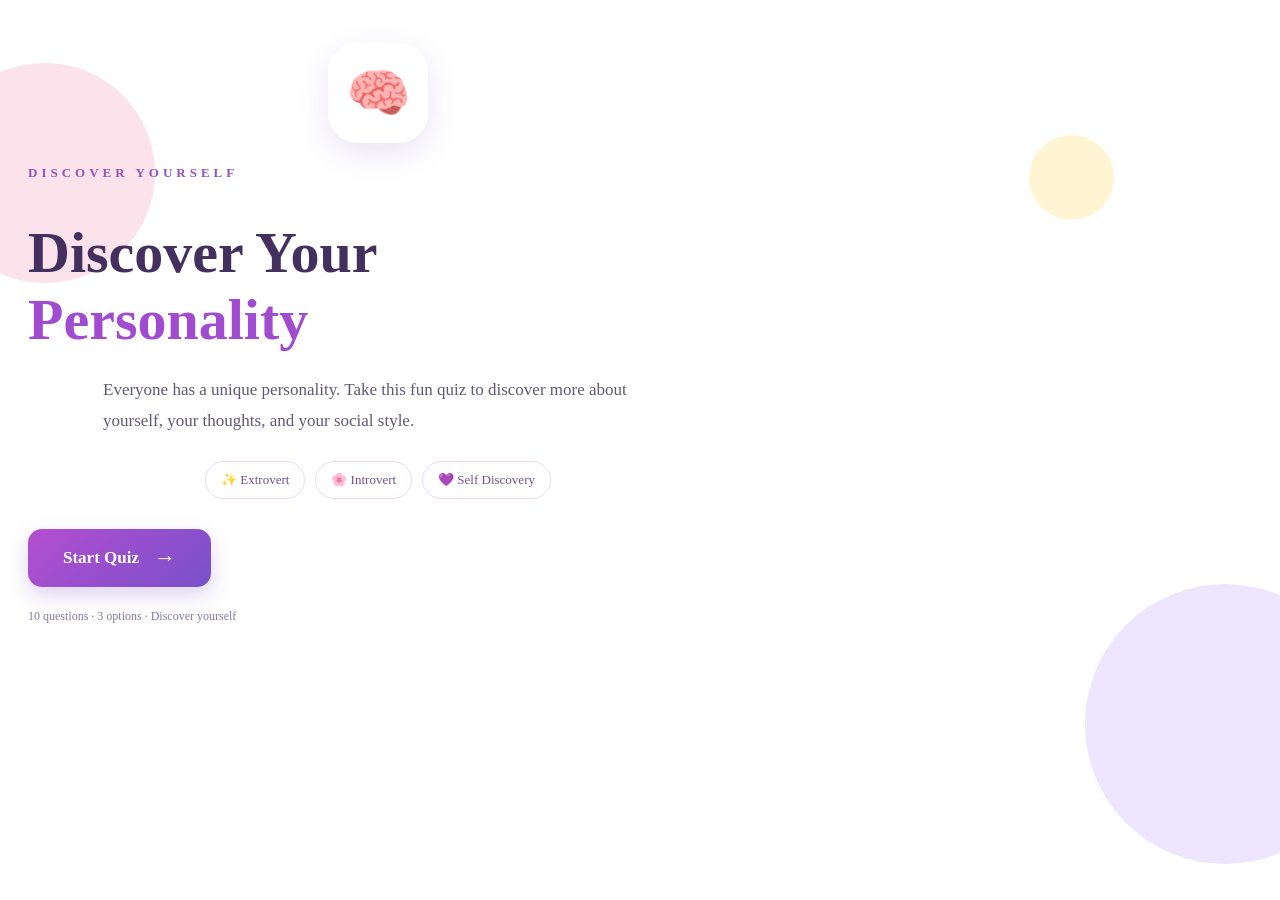
<file: index.html>
<!DOCTYPE html>
<html lang="en">
<head>
 <!-- Google tag (gtag.js) -->
<script async src="https://www.googletagmanager.com/gtag/js?id=G-24P4K3NX6C"></script>
<script>
  window.dataLayer = window.dataLayer || [];
  function gtag(){dataLayer.push(arguments);}
  gtag('js', new Date());

  gtag('config', 'G-24P4K3NX6C');
</script>
    <meta charset="UTF-8">
    <meta name="viewport" content="width=device-width, initial-scale=1.0">
    <title>personality</title>
    <link rel="stylesheet" href="style.css">
</head>
<body>
  <!-- <header>
        <h1>PERSONALITY QUIZ</h1>
    </header>
    <main>
        <div>
            <h2>discover your personality</h2>
            <h3>take this fun quiz and discover more about your personality</h3>
            <a href="rules.html">
            <button>Start Quiz</button>
            </a>
        </div>
    </main>-->
    
</body>
</html> 

<!-- Personality Quiz Hero Section -->
<main class="hero-section">

    <div class="graphic graphic-one"></div>
    <div class="graphic graphic-two"></div>
    <div class="graphic graphic-three"></div>

    <div class="hero-content">

        <div class="personality-icon">
            🧠
        </div>

        <p class="welcome-text">
            DISCOVER YOURSELF
        </p>

        <h1>
            Discover Your
            <span>Personality</span>
        </h1>

        <p class="hero-description">
            Everyone has a unique personality.
            Take this fun quiz to discover more about yourself,
            your thoughts, and your social style.
        </p>

        <div class="personality-tags">
            <span>✨ Extrovert</span>
            <span>🌸 Introvert</span>
            <span>💜 Self Discovery</span>
        </div>

        <a href="rules.html" class="start-btn">
            Start Quiz <span>→</span>
        </a>

        <p class="small-text">
            10 questions · 3 options · Discover yourself
        </p>

    </div>

</main>
</file>
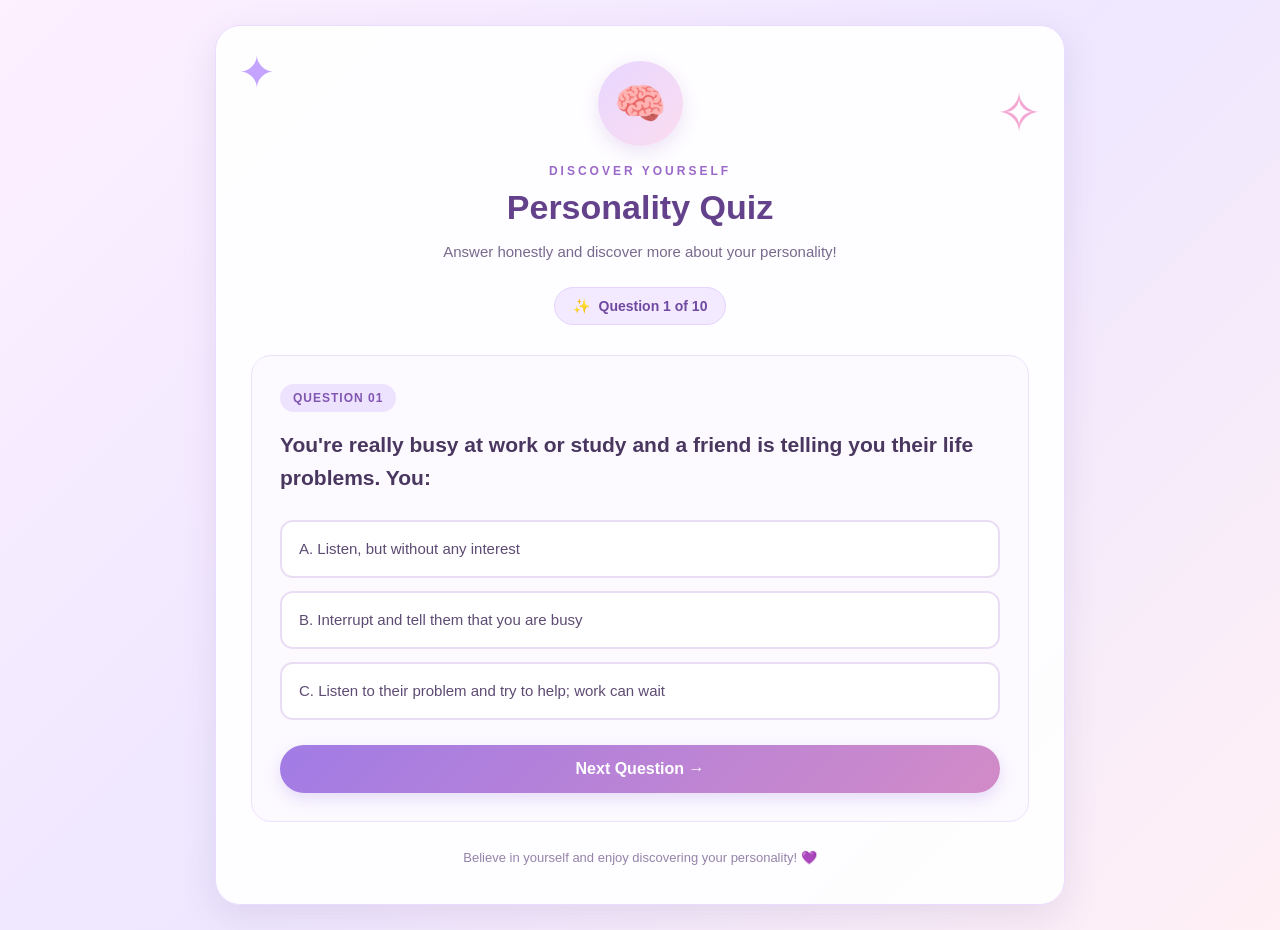
<file: quiz.html>
<!DOCTYPE html>
<html lang="en">

<head>
    <!-- Google tag (gtag.js) -->
<script async src="https://www.googletagmanager.com/gtag/js?id=G-24P4K3NX6C"></script>
<script>
  window.dataLayer = window.dataLayer || [];
  function gtag(){dataLayer.push(arguments);}
  gtag('js', new Date());

  gtag('config', 'G-24P4K3NX6C');
</script>
    <meta charset="UTF-8">
    <meta name="viewport" content="width=device-width, initial-scale=1.0">

    <title>Personality Quiz</title>

    <link rel="stylesheet" href="quiz.css">
</head>

<body>

    <main class="quiz-container">

        <!-- Decorative Graphics -->
        <div class="quiz-decoration decoration-one">✦</div>
        <div class="quiz-decoration decoration-two">✧</div>

        <!-- Quiz Header -->
        <header class="quiz-header">

            <div class="quiz-icon">🧠</div>

            <p class="quiz-subtitle">DISCOVER YOURSELF</p>

            <h1>Personality Quiz</h1>

            <p class="quiz-description">
                Answer honestly and discover more about your personality!
            </p>

            <div class="quiz-progress">
                <span>✨</span>
                <span id="questionProgress">Question 1 of 10</span>
            </div>

        </header>

        <!-- Question 1 -->
        <section class="question-box">

            <p class="question-number">QUESTION 01</p>

            <h2>
                You're really busy at work or study and a friend is telling
                you their life problems. You:
            </h2>

            <div class="options">
                <button type="button" class="option" onclick="selectOption(this)">
                    A. Listen, but without any interest
                </button>

                <button type="button" class="option" onclick="selectOption(this)">
                    B. Interrupt and tell them that you are busy
                </button>

                <button type="button" class="option" onclick="selectOption(this)">
                    C. Listen to their problem and try to help; work can wait
                </button>
            </div>

            <button type="button" class="next-btn" onclick="nextQuestion()">
                Next Question →
            </button>

        </section>

        <!-- Question 2 -->
        <section class="question-box">

            <p class="question-number">QUESTION 02</p>

            <h2>
                People describe you as thoughtful, reserved and soft-spoken:
            </h2>

            <div class="options">
                <button type="button" class="option" onclick="selectOption(this)">
                    A. Always, because you're very quiet
                </button>

                <button type="button" class="option" onclick="selectOption(this)">
                    B. Sometimes, because you're talkative with your close ones
                </button>

                <button type="button" class="option" onclick="selectOption(this)">
                    C. Never, because you're very talkative
                </button>
            </div>

            <button type="button" class="next-btn" onclick="nextQuestion()">
                Next Question →
            </button>

        </section>

        <!-- Question 3 -->
        <section class="question-box">

            <p class="question-number">QUESTION 03</p>

            <h2>How do you prefer to communicate?</h2>

            <div class="options">
                <button type="button" class="option" onclick="selectOption(this)">
                    A. Text messages
                </button>

                <button type="button" class="option" onclick="selectOption(this)">
                    B. Video call
                </button>

                <button type="button" class="option" onclick="selectOption(this)">
                    C. Voice call
                </button>
            </div>

            <button type="button" class="next-btn" onclick="nextQuestion()">
                Next Question →
            </button>

        </section>

        <!-- Question 4 -->
        <section class="question-box">

            <p class="question-number">QUESTION 04</p>

            <h2>What do you do at a social event?</h2>

            <div class="options">
                <button type="button" class="option" onclick="selectOption(this)">
                    A. Try to leave or escape
                </button>

                <button type="button" class="option" onclick="selectOption(this)">
                    B. Try to find your close friends
                </button>

                <button type="button" class="option" onclick="selectOption(this)">
                    C. Go and meet new people
                </button>
            </div>

            <button type="button" class="next-btn" onclick="nextQuestion()">
                Next Question →
            </button>

        </section>

        <!-- Question 5 -->
        <section class="question-box">

            <p class="question-number">QUESTION 05</p>

            <h2>
                When you're dealing with a personal problem, you prefer to:
            </h2>

            <div class="options">
                <button type="button" class="option" onclick="selectOption(this)">
                    A. Solve it by your own
                </button>

                <button type="button" class="option" onclick="selectOption(this)">
                    B. Share with people and ask for help
                </button>

                <button type="button" class="option" onclick="selectOption(this)">
                    C. Share with close friends
                </button>
            </div>

            <button type="button" class="next-btn" onclick="nextQuestion()">
                Next Question →
            </button>

        </section>

        <!-- Question 6 -->
        <section class="question-box">

            <p class="question-number">QUESTION 06</p>

            <h2>
                In your family or group, the discussion moves to a subject
                about which you know nothing at all. What would you do?
            </h2>

            <div class="options">
                <button type="button" class="option" onclick="selectOption(this)">
                    A. Listen quietly to show people that you know
                </button>

                <button type="button" class="option" onclick="selectOption(this)">
                    B. Ask questions to know more about the topic
                </button>

                <button type="button" class="option" onclick="selectOption(this)">
                    C. Don't want to be a part of the discussion
                </button>
            </div>

            <button type="button" class="next-btn" onclick="nextQuestion()">
                Next Question →
            </button>

        </section>

        <!-- Question 7 -->
        <section class="question-box">

            <p class="question-number">QUESTION 07</p>

            <h2>
                Even a small mistake can cause you to doubt your overall
                abilities and knowledge.
            </h2>

            <div class="options">
                <button type="button" class="option" onclick="selectOption(this)">
                    A. Sometimes
                </button>

                <button type="button" class="option" onclick="selectOption(this)">
                    B. Always
                </button>

                <button type="button" class="option" onclick="selectOption(this)">
                    C. Never
                </button>
            </div>

            <button type="button" class="next-btn" onclick="nextQuestion()">
                Next Question →
            </button>

        </section>

        <!-- Question 8 -->
        <section class="question-box">

            <p class="question-number">QUESTION 08</p>

            <h2>
                How do you feel when you come back from a shopping mall
                without buying anything?
            </h2>

            <div class="options">
                <button type="button" class="option" onclick="selectOption(this)">
                    A. Come out with full confidence
                </button>

                <button type="button" class="option" onclick="selectOption(this)">
                    B. Buy something you don't really need
                </button>

                <button type="button" class="option" onclick="selectOption(this)">
                    C. Feel a little shy
                </button>
            </div>

            <button type="button" class="next-btn" onclick="nextQuestion()">
                Next Question →
            </button>

        </section>

        <!-- Question 9 -->
        <section class="question-box">

            <p class="question-number">QUESTION 09</p>

            <h2>You avoid leadership roles in groups.</h2>

            <div class="options">
                <button type="button" class="option" onclick="selectOption(this)">
                    A. Sometimes
                </button>

                <button type="button" class="option" onclick="selectOption(this)">
                    B. Never
                </button>

                <button type="button" class="option" onclick="selectOption(this)">
                    C. Always
                </button>
            </div>

            <button type="button" class="next-btn" onclick="nextQuestion()">
                Next Question →
            </button>

        </section>

        <!-- Question 10 -->
        <section class="question-box">

            <p class="question-number">QUESTION 10</p>

            <h2>How do you feel when people give you attention?</h2>

            <div class="options">
                <button type="button" class="option" onclick="selectOption(this)">
                    A. You feel nervous
                </button>

                <button type="button" class="option" onclick="selectOption(this)">
                    B. You feel good and want more attention
                </button>

                <button type="button" class="option" onclick="selectOption(this)">
                    C. You feel confident
                </button>
            </div>

            <button type="button" class="next-btn" id="checkResult">
                Submit Quiz ✨
            </button>

        </section>

        <!-- Footer -->
        <footer class="quiz-footer">
            Believe in yourself and enjoy discovering your personality! 💜
        </footer>

    </main>

    <script src="quiz.js"></script>

</body>
</html>
</file>
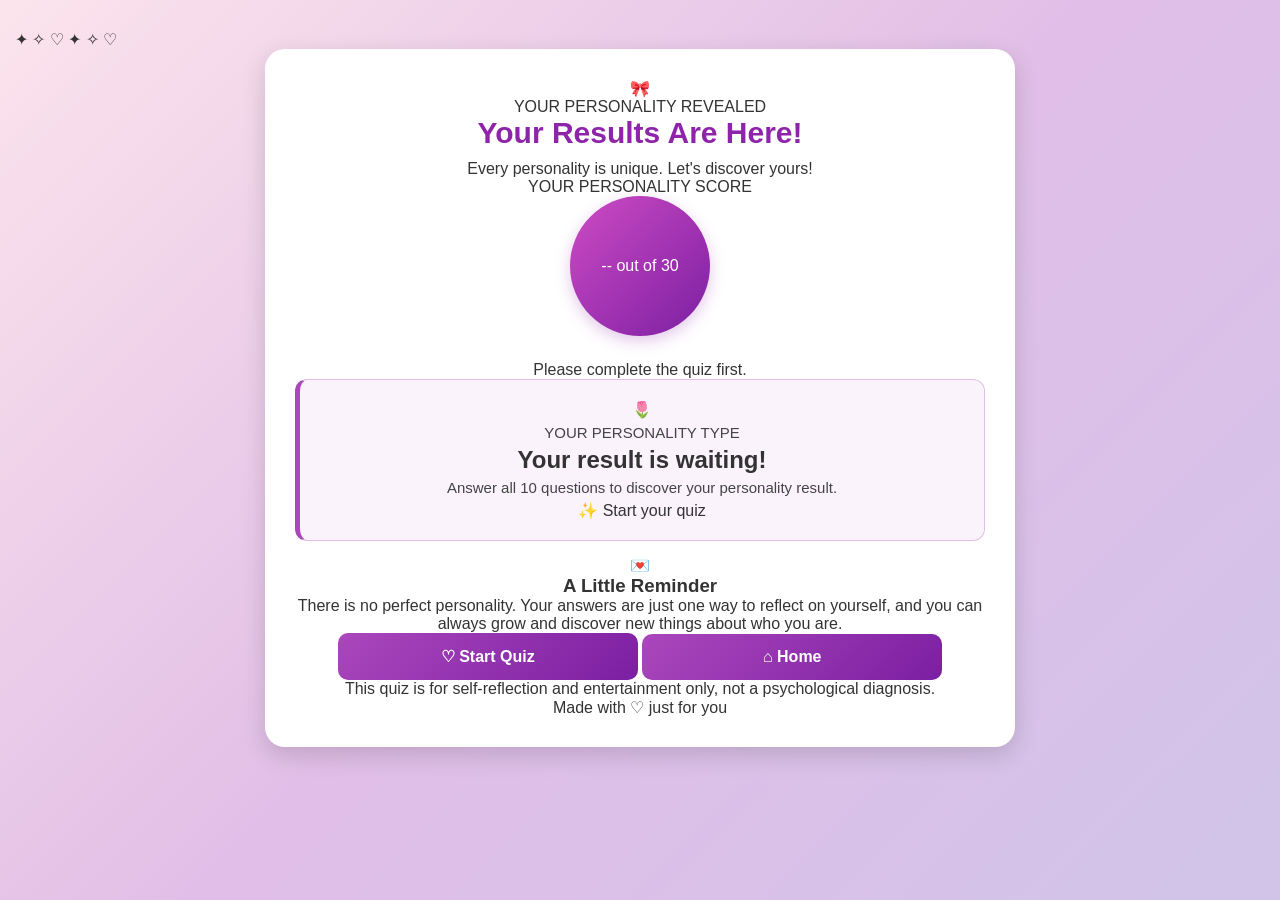
<file: result.html>
<!DOCTYPE html>
<html lang="en">
<head>
    <!-- Google tag (gtag.js) -->
<script async src="https://www.googletagmanager.com/gtag/js?id=G-24P4K3NX6C"></script>
<script>
  window.dataLayer = window.dataLayer || [];
  function gtag(){dataLayer.push(arguments);}
  gtag('js', new Date());

  gtag('config', 'G-24P4K3NX6C');
</script>
    <meta charset="UTF-8">
    <meta name="viewport" content="width=device-width, initial-scale=1.0">

    <title>Your Personality Result</title>

    <link rel="stylesheet" href="result.css">
</head>
<body>

    <div class="floating-stars" aria-hidden="true">
        <span>✦</span>
        <span>✧</span>
        <span>♡</span>
        <span>✦</span>
        <span>✧</span>
        <span>♡</span>
    </div>

    <main class="result-container">

        <header class="result-header">
            <div class="result-icon">🎀</div>

            <p class="eyebrow">YOUR PERSONALITY REVEALED</p>

            <h1>Your Results Are Here!</h1>

            <p class="intro">
                Every personality is unique. Let's discover yours!
            </p>
        </header>

        <section class="score-card">
            <p class="card-label">YOUR PERSONALITY SCORE</p>

            <div class="score-circle" id="scoreCircle">
                <div class="score-inner">
                    <span id="scoreValue">--</span>
                    <span class="score-total">out of 30</span>
                </div>
            </div>

            <p class="score-caption" id="scoreCaption">
                Your result is ready ✨
            </p>
        </section>

        <section class="personality-card">
            <div class="personality-illustration" id="personalityEmoji">
                🌷
            </div>

            <p class="card-label">YOUR PERSONALITY TYPE</p>

            <h2 id="personalityTitle">Discovering your type...</h2>

            <p class="personality-description" id="personalityDescription">
                Your personality result will appear here.
            </p>

            <div class="personality-tag" id="personalityTag">
                ✨ One of a kind
            </div>
        </section>

        <section class="message-card">
            <div class="message-icon">💌</div>

            <h3>A Little Reminder</h3>

            <p>
                There is no perfect personality. Your answers are just
                one way to reflect on yourself, and you can always grow
                and discover new things about who you are.
            </p>
        </section>

        <div class="result-actions">
            <button type="button" id="retakeButton" class="retake-button">
                ↻ Retake Quiz
            </button>

            <button type="button" id="homeButton" class="home-button">
                ⌂ Home
            </button>
        </div>

        <p class="disclaimer">
            This quiz is for self-reflection and entertainment only,
            not a psychological diagnosis.
        </p>

        <footer class="result-footer">
            Made with ♡ just for you
        </footer>

    </main>

    <script src="result.js"></script>
</body>
</html>
</file>
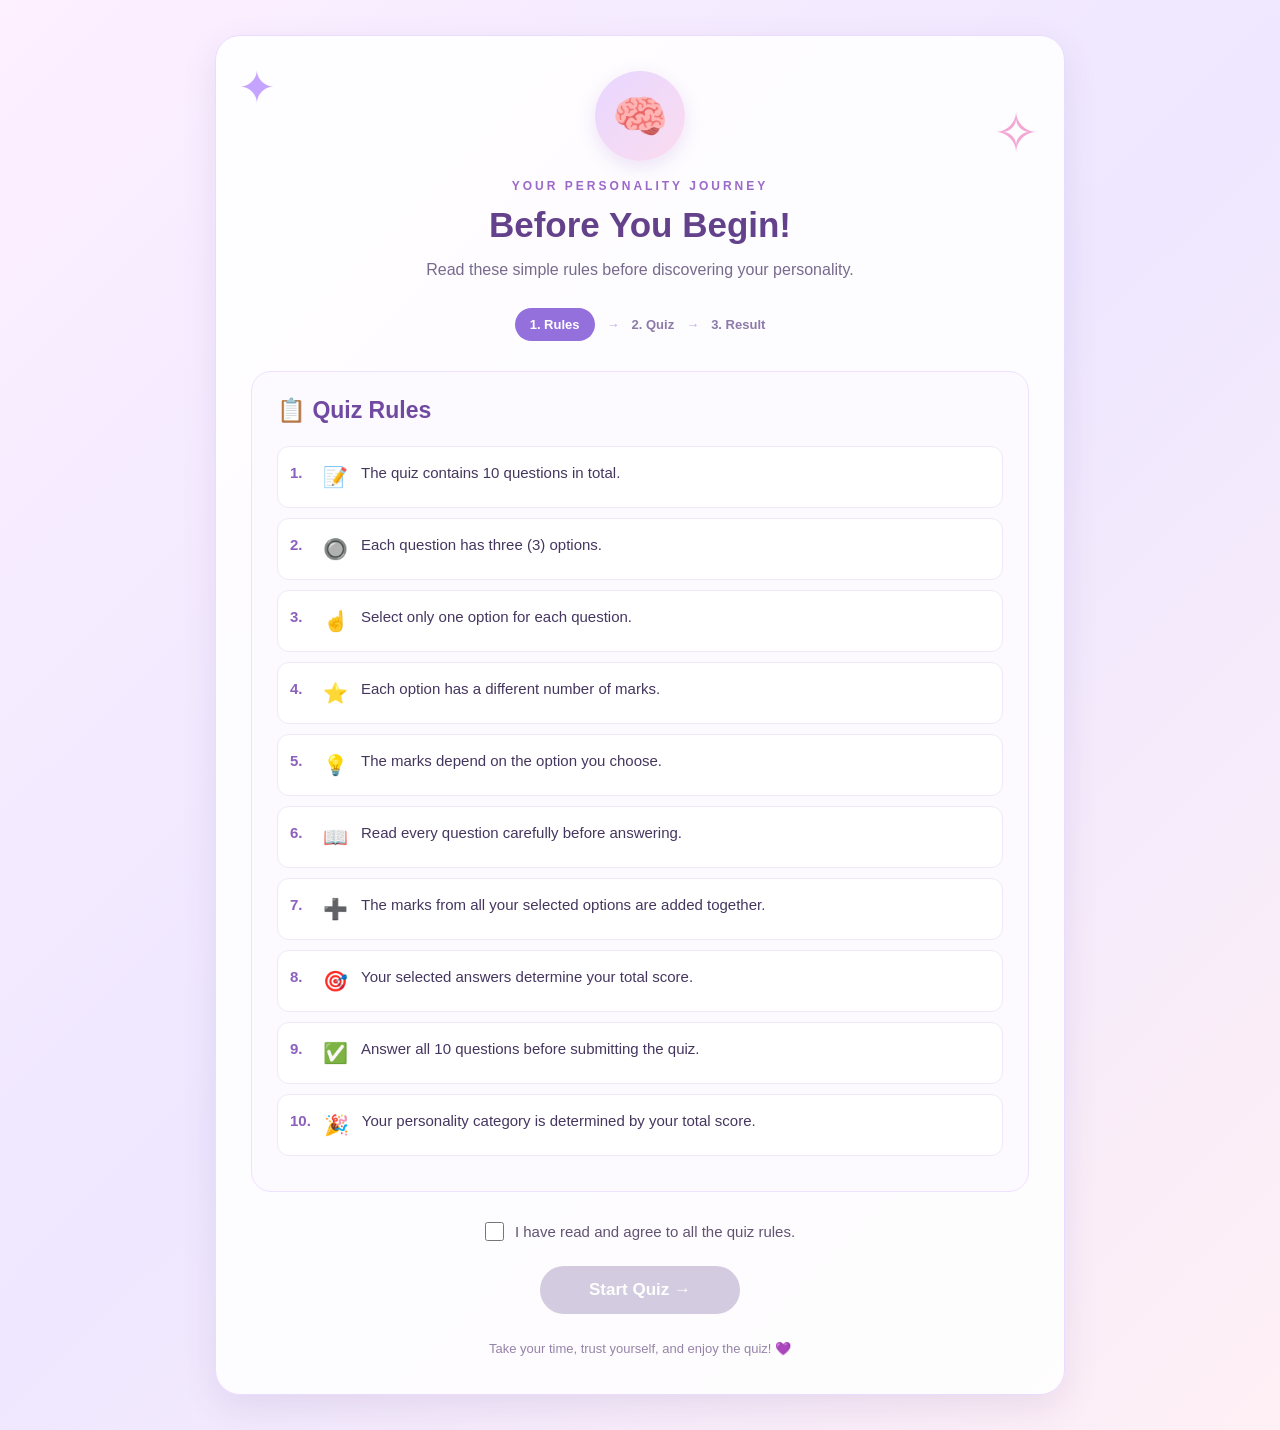
<file: rules.html>
<!DOCTYPE html>
<html lang="en">

<head>
    <!-- Google tag (gtag.js) -->
<script async src="https://www.googletagmanager.com/gtag/js?id=G-24P4K3NX6C"></script>
<script>
  window.dataLayer = window.dataLayer || [];
  function gtag(){dataLayer.push(arguments);}
  gtag('js', new Date());

  gtag('config', 'G-24P4K3NX6C');
</script>
    <meta charset="UTF-8">
    <meta name="viewport" content="width=device-width, initial-scale=1.0">
    <title>Personality Quiz Rules</title>
    <link rel="stylesheet" href="rules.css">
</head>

<body>

    <main class="rules-container">

        <div class="rules-decoration decoration-one">✦</div>
        <div class="rules-decoration decoration-two">✧</div>

        <header class="rules-header">

            <div class="rules-icon">🧠</div>

            <p class="rules-subtitle">YOUR PERSONALITY JOURNEY</p>

            <h1>Before You Begin!</h1>

            <p class="rules-intro">
                Read these simple rules before discovering your personality.
            </p>

            <div class="quiz-steps">
                <span class="active">1. Rules</span>
                <span class="arrow">→</span>
                <span>2. Quiz</span>
                <span class="arrow">→</span>
                <span>3. Result</span>
            </div>

        </header>

        <section class="rules-card">

            <h2>📋 Quiz Rules</h2>

            <ol class="rules-list">

                <li>
                    <span class="rule-icon">📝</span>
                    <span>The quiz contains 10 questions in total.</span>
                </li>

                <li>
                    <span class="rule-icon">🔘</span>
                    <span>Each question has three (3) options.</span>
                </li>

                <li>
                    <span class="rule-icon">☝️</span>
                    <span>Select only one option for each question.</span>
                </li>

                <li>
                    <span class="rule-icon">⭐</span>
                    <span>Each option has a different number of marks.</span>
                </li>

                <li>
                    <span class="rule-icon">💡</span>
                    <span>The marks depend on the option you choose.</span>
                </li>

                <li>
                    <span class="rule-icon">📖</span>
                    <span>Read every question carefully before answering.</span>
                </li>

                <li>
                    <span class="rule-icon">➕</span>
                    <span>The marks from all your selected options are added together.</span>
                </li>

                <li>
                    <span class="rule-icon">🎯</span>
                    <span>Your selected answers determine your total score.</span>
                </li>

                <li>
                    <span class="rule-icon">✅</span>
                    <span>Answer all 10 questions before submitting the quiz.</span>
                </li>

                <li>
                    <span class="rule-icon">🎉</span>
                    <span>Your personality category is determined by your total score.</span>
                </li>

            </ol>

        </section>

        <div class="agreement">
            <input type="checkbox" id="agreeCheckbox">
            <label for="agreeCheckbox">
                I have read and agree to all the quiz rules.
            </label>
        </div>

        <button type="button" id="nextButton" disabled>
            Start Quiz →
        </button>

        <p id="message" aria-live="polite"></p>

        <footer class="rules-footer">
            Take your time, trust yourself, and enjoy the quiz! 💜
        </footer>

    </main>

    <script src="rules.js"></script>

</body>
</html>
</file>
<file: style.css>
/* body{
    margin:0;
    font-family: Arial,sans-serif;
    text-align:center; */
    /* background-color:rgb(250, 242, 233); */
     background-image: url("https://encrypted-tbn0.gstatic.com/images?q=tbn:ANd9GcQSJ5-xLP8zcDWjT2o3IU_OiIeuKKxxKyUkHop03e04fQ&s=10"); 
    /* background-image: url("https://encrypted-tbn0.gstatic.com/images?q=tbn:ANd9GcRGyK3j7a2DXki2KboUMEppEPijVe7Antf7buky0KV-SA&s=10"); */
    /* background-size: cover;
    background-position: center 0px 0px 0px 0px;
    background-repeat: no-repeat;
    min-height: 10vh;

} */

/* main{

    margin-top: 100px;
} */

/* h2{
    font-family:Verdana, Geneva, Tahoma, sans-serif;
    margin-top:40px;
    font-size:40px;
    color:black;
}

h3{
    font-family:cursive;
    margin:30px;
    font-size:35px;
    color:rgb(41, 0, 0);
} */

/* button{
    font-family:Cambria, Cochin, Georgia, Times, 'Times New Roman', serif;
    padding:12px 25px;
    margin-left:10px;
    margin-top:80px;
    border: 7px solid black;
    font-size:50px;
    cursor:pointer;
    background-color: rgb(205, 241, 161);
}

h1{
    font-size:130px;
    color:black;
    margin-top: 50px;
} */

/* .personality-images{
    height
    margin-left:111px;
    display:flex;
    flex-direction:row;
    align-items:center;
    gap:400px;
}  */

/* .rules{
    text-align: left;
    max-width: 900px;
    margin: auto;
}

.rules h2 {
    text-align:center;
}

.rule li{
    margin-bottom: 10px;
    line-height: 1.5;
} */

/* ===== Personality Quiz Graphics ===== */

.hero-section {
    position: relative;
    min-height: 100vh;
    padding: 60px 20px;
    display: flex;
    justify-content: center;
    align-items: center;
    overflow: hidden;
    isolation: isolate;
    background: linear-gradient(
        135deg,
        #fff0f6,
        #f0e7ff,
        #e7e9ff
    );
    font-family: Arial, sans-serif;
    text-align: center;
}

/* Main content */
.hero-content {
    position: relative;
    z-index: 2;
    width: 100%;
    max-width: 700px;
    padding: 35px 20px;
    animation: fadeIn 1s ease both;
}

/* Brain icon */
.personality-icon {
    width: 100px;
    height: 100px;
    margin: 0 auto 22px;
    display: flex;
    justify-content: center;
    align-items: center;
    border-radius: 30px;
    background: rgba(255, 255, 255, 0.85);
    box-shadow: 0 10px 30px rgba(126, 87, 194, 0.16);
    font-size: 52px;
    animation: floatIcon 3s ease-in-out infinite;
}

/* Small heading */
.welcome-text {
    color: #9552b8;
    font-size: 13px;
    font-weight: bold;
    letter-spacing: 4px;
    margin-bottom: 15px;
}

/* Main heading */
.hero-content h1 {
    color: #44305f;
    font-size: clamp(34px, 6vw, 58px);
    line-height: 1.15;
    margin-bottom: 22px;
}

.hero-content h1 span {
    display: block;
    color: #a14bd1;
}

/* Description */
.hero-description {
    max-width: 550px;
    margin: 0 auto 25px;
    color: #625873;
    font-size: 17px;
    line-height: 1.8;
}

/* Personality labels */
.personality-tags {
    display: flex;
    justify-content: center;
    flex-wrap: wrap;
    gap: 10px;
    margin-bottom: 30px;
}

.personality-tags span {
    padding: 10px 15px;
    background: rgba(255, 255, 255, 0.8);
    color: #73508d;
    border: 1px solid #ead8f8;
    border-radius: 25px;
    font-size: 13px;
}

/* Start button */
.start-btn {
    display: inline-flex;
    justify-content: center;
    align-items: center;
    gap: 15px;
    padding: 16px 35px;
    color: white;
    background: linear-gradient(135deg, #b34fd0, #7950c9);
    text-decoration: none;
    border-radius: 14px;
    font-size: 17px;
    font-weight: bold;
    box-shadow: 0 8px 20px rgba(121, 80, 201, 0.25);
    transition: transform 0.25s ease, box-shadow 0.25s ease;
}

.start-btn:hover {
    transform: translateY(-4px);
    box-shadow: 0 12px 25px rgba(121, 80, 201, 0.35);
}

.start-btn span {
    font-size: 22px;
}

/* Small footer text */
.small-text {
    color: #887a9a;
    font-size: 12px;
    margin-top: 22px;
}

/* Decorative floating shapes */
.graphic {
    position: absolute;
    z-index: 0;
    border-radius: 50%;
    pointer-events: none;
    animation: floatShape 7s ease-in-out infinite;
}

.graphic-one {
    width: 220px;
    height: 220px;
    top: 7%;
    left: -65px;
    background: rgba(244, 143, 177, 0.25);
}

.graphic-two {
    width: 280px;
    height: 280px;
    right: -85px;
    bottom: 4%;
    background: rgba(179, 136, 255, 0.22);
    animation-delay: -2s;
}

.graphic-three {
    width: 85px;
    height: 85px;
    top: 15%;
    right: 13%;
    background: rgba(255, 213, 79, 0.25);
    animation-delay: -4s;
}

/* Animations */
@keyframes floatIcon {
    0%, 100% {
        transform: translateY(0);
    }

    50% {
        transform: translateY(-8px);
    }
}

@keyframes floatShape {
    0%, 100% {
        transform: translateY(0) rotate(0deg);
    }

    50% {
        transform: translateY(-18px) rotate(8deg);
    }
}

@keyframes fadeIn {
    from {
        opacity: 0;
        transform: translateY(18px);
    }

    to {
        opacity: 1;
        transform: translateY(0);
    }
}

/* Mobile design */
@media (max-width: 480px) {
    .hero-section {
        padding: 25px 12px;
    }

    .hero-content {
        padding: 25px 10px;
    }

    .personality-icon {
        width: 80px;
        height: 80px;
        font-size: 42px;
    }

    .hero-description {
        font-size: 15px;
    }

    .personality-tags {
        gap: 8px;
    }

    .personality-tags span {
        padding: 9px 11px;
        font-size: 12px;
    }

    .start-btn {
        width: 100%;
        max-width: 280px;
    }
}

/* Respect reduced-motion preferences */
@media (prefers-reduced-motion: reduce) {
    .hero-content,
    .personality-icon,
    .graphic {
        animation: none;
    }

    .start-btn {
        transition: none;
    }
}
</file>
<file: quiz.css>
/* Reset */
* {
    margin: 0;
    padding: 0;
    box-sizing: border-box;
}

/* Page Background */
body {
    font-family: Arial, sans-serif;
    min-height: 100vh;
    padding: 25px 15px;
    color: #49375f;
    background: linear-gradient(
        135deg,
        #fdf0ff,
        #eee7ff,
        #fff0f5
    );
}

/* Main Quiz Container */
.quiz-container {
    position: relative;
    width: 100%;
    max-width: 850px;
    margin: 0 auto;
    padding: 35px;
    overflow: hidden;
    background: rgba(255, 255, 255, 0.92);
    border: 1px solid #eadcff;
    border-radius: 25px;
    box-shadow: 0 12px 35px rgba(111, 78, 150, 0.13);
}

/* Decorative Graphics */
.quiz-decoration {
    position: absolute;
    pointer-events: none;
    color: #c5a4ff;
    font-size: 45px;
}

.decoration-one {
    top: 20px;
    left: 22px;
}

.decoration-two {
    top: 55px;
    right: 22px;
    color: #f3a8d4;
    font-size: 55px;
}

/* Header */
.quiz-header {
    text-align: center;
    margin-bottom: 30px;
}

.quiz-icon {
    display: flex;
    justify-content: center;
    align-items: center;
    width: 85px;
    height: 85px;
    margin: 0 auto 18px;
    border-radius: 50%;
    background: linear-gradient(135deg, #e8d7ff, #fbdcf0);
    font-size: 42px;
    box-shadow: 0 6px 18px rgba(153, 112, 200, 0.18);
}

.quiz-subtitle {
    color: #9b69c8;
    font-size: 12px;
    font-weight: bold;
    letter-spacing: 3px;
    margin-bottom: 10px;
}

.quiz-header h1 {
    color: #63428b;
    font-size: 34px;
    margin-bottom: 12px;
}

.quiz-description {
    color: #786a8d;
    font-size: 15px;
    line-height: 1.7;
}

/* Progress Indicator */
.quiz-progress {
    display: inline-flex;
    align-items: center;
    gap: 9px;
    margin-top: 22px;
    padding: 10px 18px;
    color: #7049a0;
    background: #f3eaff;
    border: 1px solid #e6d5ff;
    border-radius: 25px;
    font-size: 14px;
    font-weight: bold;
}

/* Question Card */
.question-box {
    display: none;
    padding: 28px;
    margin-bottom: 15px;
    background: #fcf9ff;
    border: 1px solid #eee2ff;
    border-radius: 20px;
    animation: fadeIn 0.35s ease;
}

.question-box:first-of-type {
    display: block;
}

/* Question Number */
.question-number {
    display: inline-block;
    margin-bottom: 16px;
    padding: 7px 13px;
    color: #8056b1;
    background: #eee3ff;
    border-radius: 20px;
    font-size: 12px;
    font-weight: bold;
    letter-spacing: 1px;
}

/* Question Heading */
.question-box h2 {
    margin-bottom: 25px;
    color: #49375f;
    font-size: 21px;
    line-height: 1.6;
}

/* Options */
.options {
    display: flex;
    flex-direction: column;
    gap: 13px;
}

/* Option Buttons */
.option {
    display: block;
    width: 100%;
    padding: 15px 17px;
    color: #5e4b73;
    background: #ffffff;
    border: 2px solid #e9ddf5;
    border-radius: 13px;
    font-family: inherit;
    font-size: 15px;
    line-height: 1.6;
    text-align: left;
    cursor: pointer;
    transition:
        background 0.2s,
        border-color 0.2s,
        transform 0.2s,
        box-shadow 0.2s;
}

/* Hover Effect */
.option:hover {
    background: #f8f0ff;
    border-color: #c5a4ee;
    transform: translateY(-2px);
}

/* Selected Option */
.option.selected {
    color: #5b3688;
    background: #eadbff;
    border-color: #9566cf;
    box-shadow: 0 4px 12px rgba(149, 102, 207, 0.15);
    font-weight: bold;
}

/* Keyboard Focus */
.option:focus-visible {
    outline: 3px solid #e8a6d1;
    outline-offset: 3px;
}

/* Next and Submit Buttons */
.next-btn {
    display: block;
    width: 100%;
    margin-top: 25px;
    padding: 15px 22px;
    color: #ffffff;
    background: linear-gradient(135deg, #a17be5, #d28bc7);
    border: none;
    border-radius: 30px;
    font-size: 16px;
    font-weight: bold;
    cursor: pointer;
    box-shadow: 0 6px 15px rgba(147, 112, 219, 0.2);
    transition: transform 0.2s, box-shadow 0.2s;
}

.next-btn:hover {
    transform: translateY(-2px);
    box-shadow: 0 9px 20px rgba(147, 112, 219, 0.3);
}

.next-btn:focus-visible {
    outline: 3px solid #e8a6d1;
    outline-offset: 4px;
}

/* Footer */
.quiz-footer {
    margin-top: 25px;
    color: #9583a9;
    font-size: 13px;
    line-height: 1.7;
    text-align: center;
}

/* Question Animation */
@keyframes fadeIn {
    from {
        opacity: 0;
        transform: translateY(8px);
    }

    to {
        opacity: 1;
        transform: translateY(0);
    }
}

/* Mobile Responsive */
@media (max-width: 600px) {
    body {
        padding: 12px 9px;
    }

    .quiz-container {
        padding: 22px 13px;
        border-radius: 20px;
    }

    .quiz-decoration {
        font-size: 30px;
    }

    .decoration-one {
        top: 12px;
        left: 10px;
    }

    .decoration-two {
        top: 35px;
        right: 10px;
        font-size: 38px;
    }

    .quiz-icon {
        width: 72px;
        height: 72px;
        font-size: 36px;
    }

    .quiz-header h1 {
        font-size: 27px;
    }

    .quiz-subtitle {
        font-size: 10px;
        letter-spacing: 2px;
    }

    .quiz-description {
        font-size: 13px;
    }

    .quiz-progress {
        font-size: 12px;
    }

    .question-box {
        padding: 18px 12px;
    }

    .question-box h2 {
        font-size: 17px;
        line-height: 1.6;
    }

    .option {
        padding: 13px 11px;
        font-size: 13px;
    }

    .next-btn {
        padding: 14px;
        font-size: 15px;
    }

    .quiz-footer {
        font-size: 12px;
    }
}
</file>
<file: result.css>
/* Reset */
* {
    margin: 0;
    padding: 0;
    box-sizing: border-box;
}

/* Page Background */
body {
    font-family: Arial, sans-serif;
    background: linear-gradient(135deg, #fce4ec, #e1bee7, #d1c4e9);
    min-height: 100vh;
    padding: 30px 15px;
    color: #333;
}

/* Main Container */
.result-container {
    max-width: 750px;
    width: 100%;
    margin: 0 auto;
    padding: 30px;
    background: #ffffff;
    border-radius: 20px;
    box-shadow: 0 8px 25px rgba(0, 0, 0, 0.15);
    text-align: center;
}

/* Main Heading */
h1 {
    color: #8e24aa;
    font-size: 30px;
    margin-bottom: 10px;
}

.subtitle {
    color: #666;
    font-size: 16px;
    line-height: 1.6;
    margin-bottom: 25px;
}

/* Score Circle */
.score-circle {
    width: 140px;
    height: 140px;
    margin: 0 auto 25px;
    border-radius: 50%;
    background: linear-gradient(135deg, #ce4bc4, #7b1fa2);
    color: white;
    display: flex;
    flex-direction: column;
    justify-content: center;
    align-items: center;
    box-shadow: 0 5px 15px rgba(142, 36, 170, 0.25);
}

#totalScore {
    font-size: 42px;
    font-weight: bold;
}

.score-label {
    font-size: 14px;
    margin-top: 3px;
}

/* Personality Type */
#personalityType {
    color: #8e24aa;
    font-size: 25px;
    margin-bottom: 15px;
}

/* Short Result Message */
.result-message {
    font-size: 16px;
    line-height: 1.7;
    margin-bottom: 20px;
}

/* Personality Description Section */
.understanding {
    text-align: left;
    margin-top: 25px;
}

.understanding > h2 {
    text-align: center;
    color: #6a1b9a;
    font-size: 23px;
    margin-bottom: 20px;
}

/* Only One Personality Card */
.personality-card {
    background: #faf3fc;
    border: 1px solid #e1bee7;
    border-left: 5px solid #ab47bc;
    border-radius: 12px;
    padding: 20px;
    margin-bottom: 15px;
}

.personality-card h3 {
    color: #8e24aa;
    font-size: 19px;
    margin-bottom: 12px;
}

.personality-card p {
    color: #444;
    font-size: 15px;
    line-height: 1.8;
}

/* Disclaimer */
.note {
    color: #666;
    font-size: 13px;
    line-height: 1.7;
    margin: 25px 0;
}

/* Take Quiz Again Button */
button {
    width: 100%;
    max-width: 300px;
    padding: 14px;
    background: linear-gradient(135deg, #ab47bc, #7b1fa2);
    color: white;
    border: none;
    border-radius: 10px;
    font-size: 16px;
    font-weight: bold;
    cursor: pointer;
    transition: 0.3s ease;
}

button:hover {
    background: #6a1b9a;
    transform: translateY(-2px);
}

button:focus-visible {
    outline: 3px solid #ff9800;
    outline-offset: 3px;
}

/* Mobile Responsive */
@media (max-width: 480px) {
    .result-container {
        padding: 20px;
    }

    h1 {
        font-size: 25px;
    }

    #personalityType {
        font-size: 21px;
    }

    .personality-card {
        padding: 15px;
    }

    .personality-card p {
        font-size: 14px;
    }
}
</file>
<file: rules.css>
/* Reset */
* {
    margin: 0;
    padding: 0;
    box-sizing: border-box;
}

/* Page Background */
body {
    font-family: Arial, sans-serif;
    min-height: 100vh;
    padding: 35px 18px;
    color: #45365f;
    background: linear-gradient(
        135deg,
        #fdf0ff,
        #eee7ff,
        #fff0f5
    );
}

/* Main Container */
.rules-container {
    position: relative;
    width: 100%;
    max-width: 850px;
    margin: 0 auto;
    padding: 35px;
    overflow: hidden;
    background: rgba(255, 255, 255, 0.88);
    border: 1px solid #eadcff;
    border-radius: 25px;
    box-shadow: 0 12px 35px rgba(111, 78, 150, 0.12);
}

/* Decorative Graphics */
.rules-decoration {
    position: absolute;
    color: #c5a4ff;
    font-size: 45px;
    pointer-events: none;
}

.decoration-one {
    top: 25px;
    left: 22px;
}

.decoration-two {
    top: 65px;
    right: 25px;
    color: #f3a8d4;
    font-size: 55px;
}

/* Header */
.rules-header {
    text-align: center;
    margin-bottom: 30px;
}

.rules-icon {
    display: flex;
    align-items: center;
    justify-content: center;
    width: 90px;
    height: 90px;
    margin: 0 auto 18px;
    background: linear-gradient(135deg, #e8d7ff, #fbdcf0);
    border-radius: 50%;
    font-size: 45px;
    box-shadow: 0 6px 18px rgba(153, 112, 200, 0.18);
}

.rules-subtitle {
    color: #9b69c8;
    font-size: 12px;
    font-weight: bold;
    letter-spacing: 3px;
    margin-bottom: 12px;
}

.rules-header h1 {
    color: #63428b;
    font-size: 35px;
    margin-bottom: 12px;
}

.rules-intro {
    color: #786a8d;
    font-size: 16px;
    line-height: 1.6;
}

/* Quiz Progress */
.quiz-steps {
    display: flex;
    justify-content: center;
    align-items: center;
    flex-wrap: wrap;
    gap: 12px;
    margin-top: 25px;
}

.quiz-steps span {
    color: #8d7aa8;
    font-size: 13px;
    font-weight: bold;
}

.quiz-steps .active {
    color: #ffffff;
    background: #9370db;
    padding: 9px 15px;
    border-radius: 20px;
}

.quiz-steps .arrow {
    color: #c1a8df;
}

/* Rules Card */
.rules-card {
    padding: 25px;
    background: #fcf9ff;
    border: 1px solid #eee2ff;
    border-radius: 20px;
}

.rules-card h2 {
    color: #7049a0;
    font-size: 23px;
    margin-bottom: 22px;
}

/* Rules List */
.rules-list {
    list-style: none;
    counter-reset: rule;
}

.rules-list li {
    counter-increment: rule;
    display: flex;
    align-items: flex-start;
    gap: 13px;
    padding: 14px 12px;
    margin-bottom: 10px;
    background: #ffffff;
    border: 1px solid #f0e8fa;
    border-radius: 12px;
    font-size: 15px;
    line-height: 1.6;
    transition: transform 0.2s, box-shadow 0.2s;
}

.rules-list li::before {
    content: counter(rule) ".";
    flex-shrink: 0;
    color: #8b61bd;
    font-weight: bold;
    min-width: 20px;
}

.rules-list li:hover {
    transform: translateX(4px);
    box-shadow: 0 4px 12px rgba(135, 99, 177, 0.1);
}

.rule-icon {
    flex-shrink: 0;
    font-size: 20px;
}

/* Agreement Checkbox */
.agreement {
    display: flex;
    align-items: flex-start;
    justify-content: center;
    gap: 11px;
    margin: 28px 0 22px;
}

.agreement input {
    width: 19px;
    height: 19px;
    margin-top: 2px;
    flex-shrink: 0;
    cursor: pointer;
    accent-color: #8b61bd;
}

.agreement label {
    color: #625373;
    font-size: 15px;
    line-height: 1.6;
    cursor: pointer;
}

/* Start Quiz Button */
#nextButton {
    display: block;
    min-width: 200px;
    margin: 0 auto;
    padding: 14px 28px;
    color: #ffffff;
    background: linear-gradient(135deg, #a17be5, #d28bc7);
    border: none;
    border-radius: 30px;
    font-size: 17px;
    font-weight: bold;
    cursor: pointer;
    box-shadow: 0 6px 15px rgba(147, 112, 219, 0.2);
    transition: transform 0.2s, box-shadow 0.2s;
}

#nextButton:disabled {
    background: #c9bfd8;
    box-shadow: none;
    cursor: not-allowed;
    opacity: 0.8;
}

#nextButton:not(:disabled):hover {
    transform: translateY(-3px);
    box-shadow: 0 9px 20px rgba(147, 112, 219, 0.3);
}

/* Message */
#message {
    margin-top: 12px;
    text-align: center;
    color: #a05285;
    font-size: 14px;
}

/* Footer */
.rules-footer {
    margin-top: 25px;
    text-align: center;
    color: #9583a9;
    font-size: 13px;
    line-height: 1.6;
}

/* Keyboard Accessibility */
#nextButton:focus-visible,
.agreement input:focus-visible {
    outline: 3px solid #ed9bcf;
    outline-offset: 4px;
}

/* Mobile Responsive */
@media (max-width: 600px) {
    body {
        padding: 15px 10px;
    }

    .rules-container {
        padding: 24px 14px;
        border-radius: 20px;
    }

    .rules-decoration {
        font-size: 30px;
    }

    .decoration-one {
        top: 15px;
        left: 12px;
    }

    .decoration-two {
        top: 40px;
        right: 12px;
        font-size: 38px;
    }

    .rules-icon {
        width: 75px;
        height: 75px;
        font-size: 37px;
    }

    .rules-header h1 {
        font-size: 28px;
    }

    .rules-subtitle {
        font-size: 10px;
        letter-spacing: 2px;
    }

    .rules-intro {
        font-size: 14px;
    }

    .quiz-steps {
        gap: 7px;
    }

    .quiz-steps span {
        font-size: 11px;
    }

    .quiz-steps .active {
        padding: 8px 10px;
    }

    .rules-card {
        padding: 16px 12px;
    }

    .rules-card h2 {
        font-size: 20px;
    }

    .rules-list li {
        gap: 8px;
        padding: 12px 8px;
        font-size: 13px;
    }

    .rule-icon {
        font-size: 17px;
    }

    .agreement {
        justify-content: flex-start;
        gap: 9px;
    }

    .agreement label {
        font-size: 13px;
    }

    #nextButton {
        width: 100%;
        max-width: 260px;
        font-size: 16px;
    }
}
</file>
